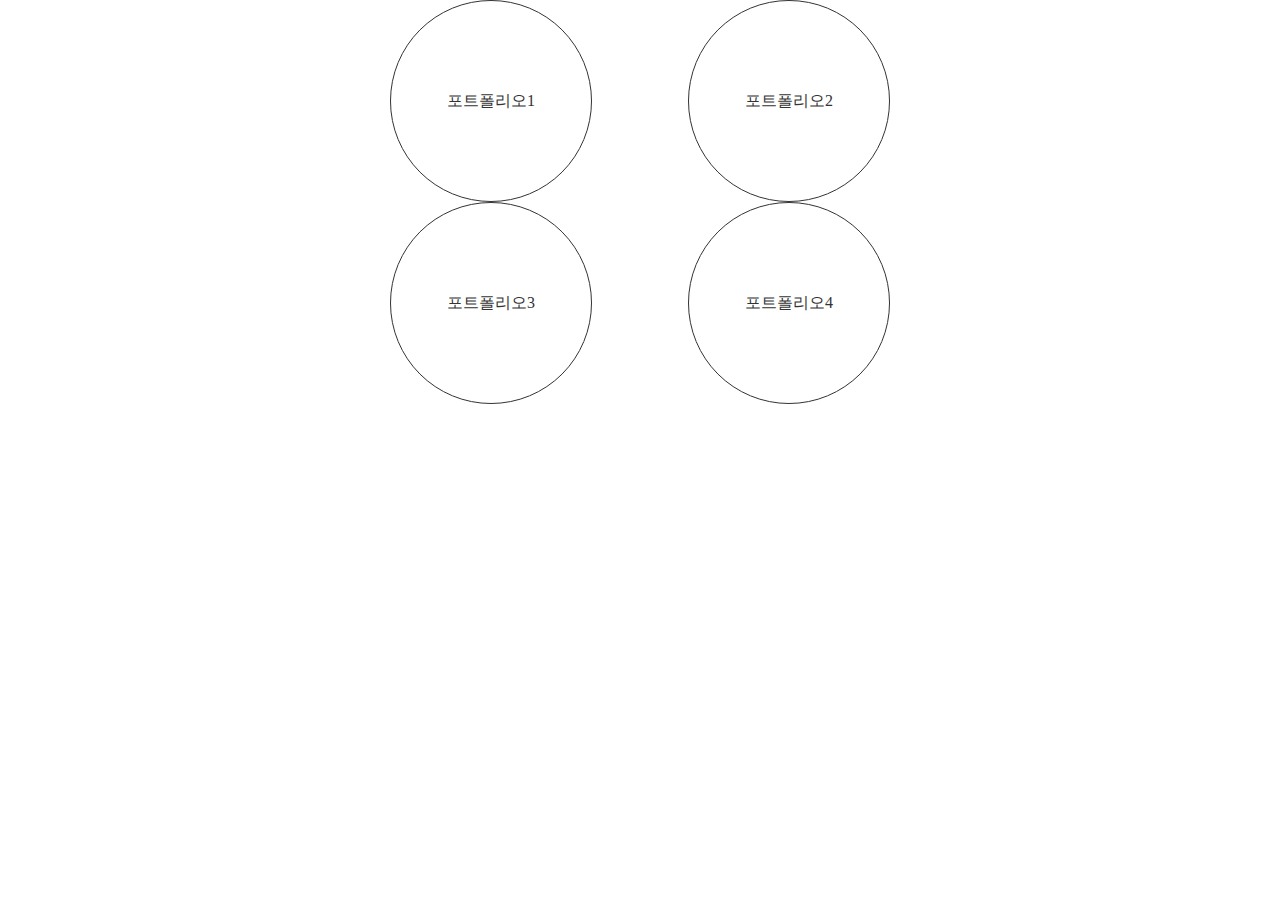
<file: index.html>
<!DOCTYPE html>
<html lang="ko">
  <head>
    <meta charset="UTF-8" />
    <meta http-equiv="X-UA-Compatible" content="IE=edge" />
    <meta name="viewport" content="width=device-width, initial-scale=1.0" />
    <link rel="stylesheet" href="css/style.css" />
    <title>Document</title>
  </head>
  <body>
    <div id="wrap">
      <ul class="re">
        <li><a href="circle">포트폴리오1</a></li>
        <li><a href="craft">포트폴리오2</a></li>
        <!-- <li><a href="web03"></a></li> -->
      </ul>
      <ul class="clon">
        <li><a href="minmin">포트폴리오3</a></li>
        <li><a href="web0">포트폴리오4</a></li>
      </ul>
    </div>
  </body>
</html>
</file>
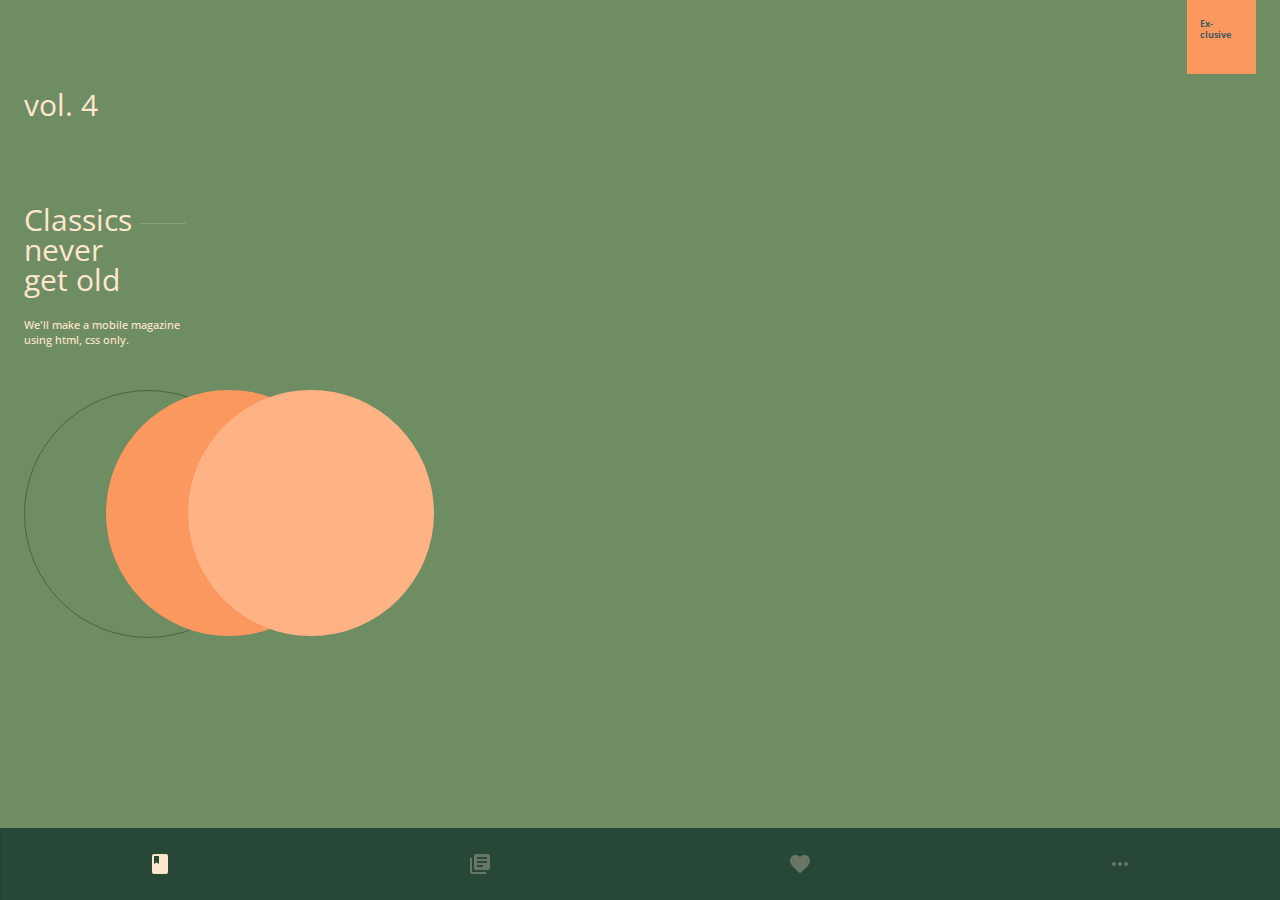
<file: circle/index.html>
<!DOCTYPE html>
<html lang="ko">
  <head>
    <meta charset="UTF-8" />
    <meta http-equiv="X-UA-Compatible" content="IE=edge" />
    <meta name="viewport" content="width=device-width, initial-scale=1.0" />
    <title>index</title>
    <link rel="stylesheet" href="./index.css" media="screen" />
    <link rel="stylesheet" href="./main.css" media="screen" />
    <link rel="stylesheet" href="./animation.css" />
  </head>

  <body>
    <!-- text -->
    <div class="text-area stagger-wrapper">
      <h1>
        <div class="volume stagger-item">vol. 4</div>
        <div class="title">
          <div class="stagger-item">
            Classics
            <div class="line"></div>
          </div>

          <div class="stagger-item">never</div>
          <div class="stagger-item">get old</div>
        </div>
      </h1>
      <p class="desc stagger-item">
        We'll make a mobile magazine<br />
        using html, css only.
      </p>
    </div>
    <div id="circle-wrapper">
      <div class="circle"></div>
      <div class="circle"></div>
      <div class="circle"></div>
    </div>
    <div id="badge">
      Ex-<br />
      clusive
    </div>
    <nav class="gnb">
      <a href="index.html" class="cover mouse-effect active">
        <img src="img/icon/cover.svg" alt="" />
      </a>
      <a href="Issues.html" class="issue mouse-effect">
        <img src="img/icon/issue.svg" alt="" />
      </a>
      <a href="like.html" class="like mouse-effect">
        <img src="img/icon/like.svg" alt="" />
      </a>
      <a href="my.html" class="my mouse-effect">
        <img src="img/icon/more.svg" alt="" />
      </a>
    </nav>
  </body>
</html>
</file>
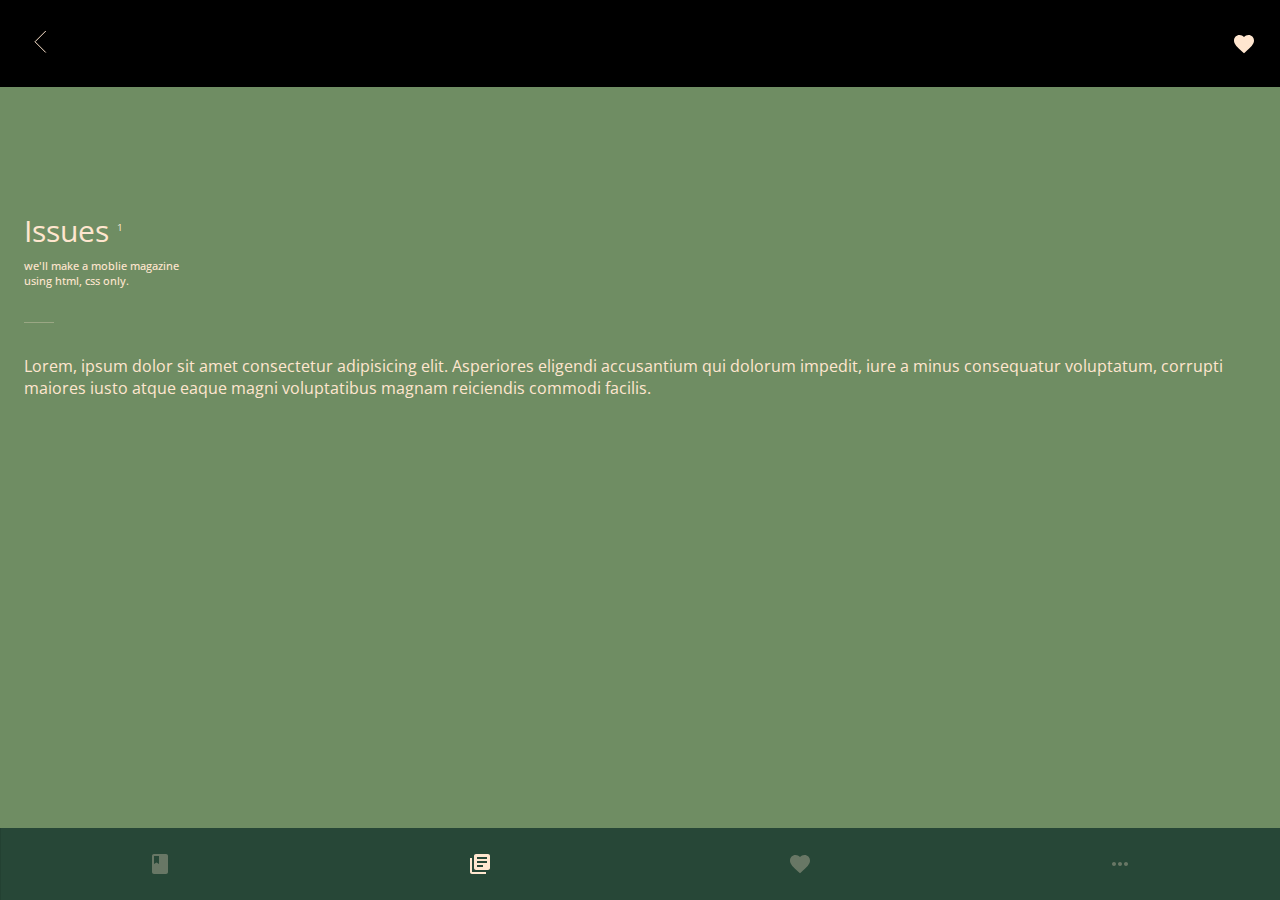
<file: circle/detail.html>
<!DOCTYPE html>
<html lang="en">
  <head>
    <meta charset="UTF-8" />
    <meta http-equiv="X-UA-Compatible" content="IE=edge" />
    <meta name="viewport" content="width=device-width, initial-scale=1.0" />
    <link rel="stylesheet" href="main.css" />
    <title>detail</title>
    <style>
      body {
        padding: 24px;
      }
      header {
        display: flex;
        justify-content: space-between;
        align-items: center;
        position: fixed;
        top: 0;
        left: 0;
        width: 100%;
        padding: 24px;
        box-sizing: border-box;
        background-color: black;
      }
      .text-area {
        margin-top: 192px;
      }
      .title {
        margin-bottom: 12px;
      }

      sup {
        font-size: 10px;
      }
      .content {
        font-size: 16px;
        font-weight: normal;
      }
      .line {
        width: 30px;
        height: 1px;
        border-bottom: 1px solid #ffe6cf;
        margin: 32px 0;
        opacity: 0.3;
      }
    </style>
  </head>
  <body>
    <header>
      <a href="Issues.html"><img src="img/icon/arrow-back.svg" alt="" /></a>
      <img src="img/icon/like.svg" alt="" />
    </header>
    <div class="text-area">
      <h1 class="title stagger-item">Issues <sup>1</sup></h1>
      <p class="stagger-item">
        we'll make a moblie magazine <br />
        using html, css only.
      </p>
    </div>
    <div class="line stagger-item"></div>
    <p class="content stagger-item">
      Lorem, ipsum dolor sit amet consectetur adipisicing elit. Asperiores
      eligendi accusantium qui dolorum impedit, iure a minus consequatur
      voluptatum, corrupti maiores iusto atque eaque magni voluptatibus magnam
      reiciendis commodi facilis.
    </p>
    <nav class="gnb">
      <a href="index.html" class="cover mouse-effect">
        <img src="img/icon/cover.svg" alt="" />
      </a>
      <a href="Issues.html" class="issue mouse-effect active">
        <img src="img/icon/issue.svg" alt="" />
      </a>
      <a href="like.html" class="like mouse-effect">
        <img src="img/icon/like.svg" alt="" />
      </a>
      <a href="my.html" class="my mouse-effect">
        <img src="img/icon/more.svg" alt="" />
      </a>
    </nav>
  </body>
</html>
</file>
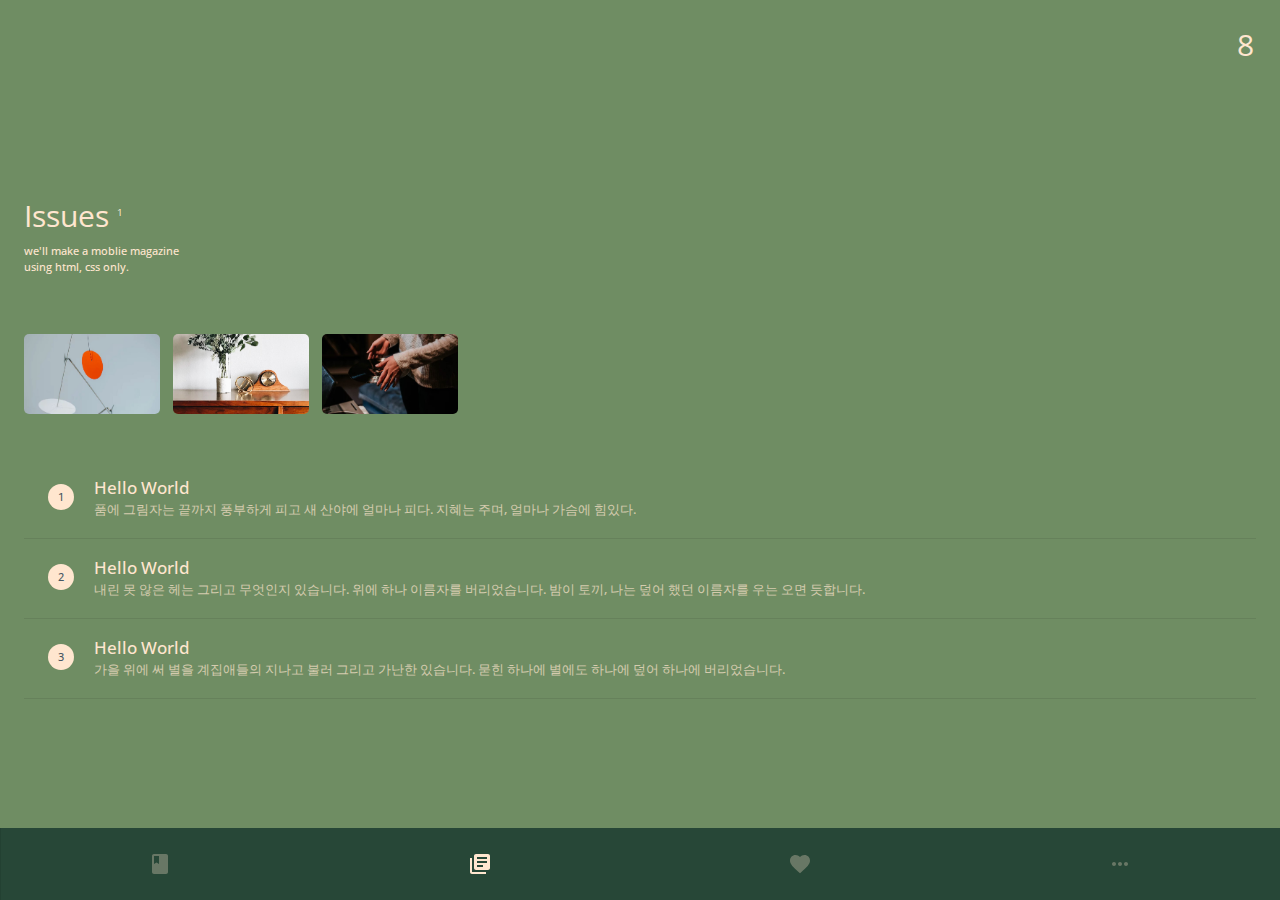
<file: circle/Issues.html>
<!DOCTYPE html>
<html lang="ko">
  <head>
    <meta charset="UTF-8" />
    <meta http-equiv="X-UA-Compatible" content="IE=edge" />
    <meta name="viewport" content="width=device-width, initial-scale=1.0" />
    <title>Issues</title>
    <link rel="stylesheet" href="./Issues.css" />
    <link rel="stylesheet" href="./main.css" />
    <link rel="stylesheet" href="./animation.css" />
  </head>

  <body>
    <div class="featured">
      <h1 class="count">8</h1>
      <div class="text-area">
        <h1 class="title stagger-item">Issues <sup>1</sup></h1>
        <p class="stagger-item">
          we'll make a moblie magazine <br />
          using html, css only.
        </p>
      </div>
    </div>
    <ul class="swiper stagger-item right">
      <li class="mouse-effect"></li>
      <li class="mouse-effect"></li>
      <li class="mouse-effect"></li>
    </ul>
    <ol class="list">
      <a href="detail.html">
        <li class="item mouse-effect stagger-item">
          <div class="num">1</div>
          <div class="infos">
            <div class="title">Hello World</div>
            <div class="desc">
              품에 그림자는 끝까지 풍부하게 피고 새 산야에 얼마나 피다. 지혜는
              주며, 얼마나 가슴에 힘있다.
            </div>
          </div>
        </li>
      </a>
      <a href="detail.html">
        <li class="item mouse-effect stagger-item">
          <div class="num">2</div>
          <div class="infos">
            <div class="title">Hello World</div>
            <div class="desc">
              내린 못 않은 헤는 그리고 무엇인지 있습니다. 위에 하나 이름자를
              버리었습니다. 밤이 토끼, 나는 덮어 했던 이름자를 우는 오면
              듯합니다.
            </div>
          </div>
        </li>
      </a>
      <a href="detail.html">
        <li class="item mouse-effect stagger-item">
          <div class="num">3</div>
          <div class="infos">
            <div class="title">Hello World</div>
            <div class="desc">
              가을 위에 써 별을 계집애들의 지나고 불러 그리고 가난한 있습니다.
              묻힌 하나에 별에도 하나에 덮어 하나에 버리었습니다.
            </div>
          </div>
        </li>
      </a>
    </ol>

    <nav class="gnb">
      <a href="index.html" class="cover mouse-effect">
        <img src="img/icon/cover.svg" alt="" />
      </a>
      <a href="Issues.html" class="issue mouse-effect active">
        <img src="img/icon/issue.svg" alt="" />
      </a>
      <a href="like.html" class="like mouse-effect">
        <img src="img/icon/like.svg" alt="" />
      </a>
      <a href="my.html" class="my mouse-effect">
        <img src="img/icon/more.svg" alt="" />
      </a>
    </nav>
  </body>
</html>
</file>
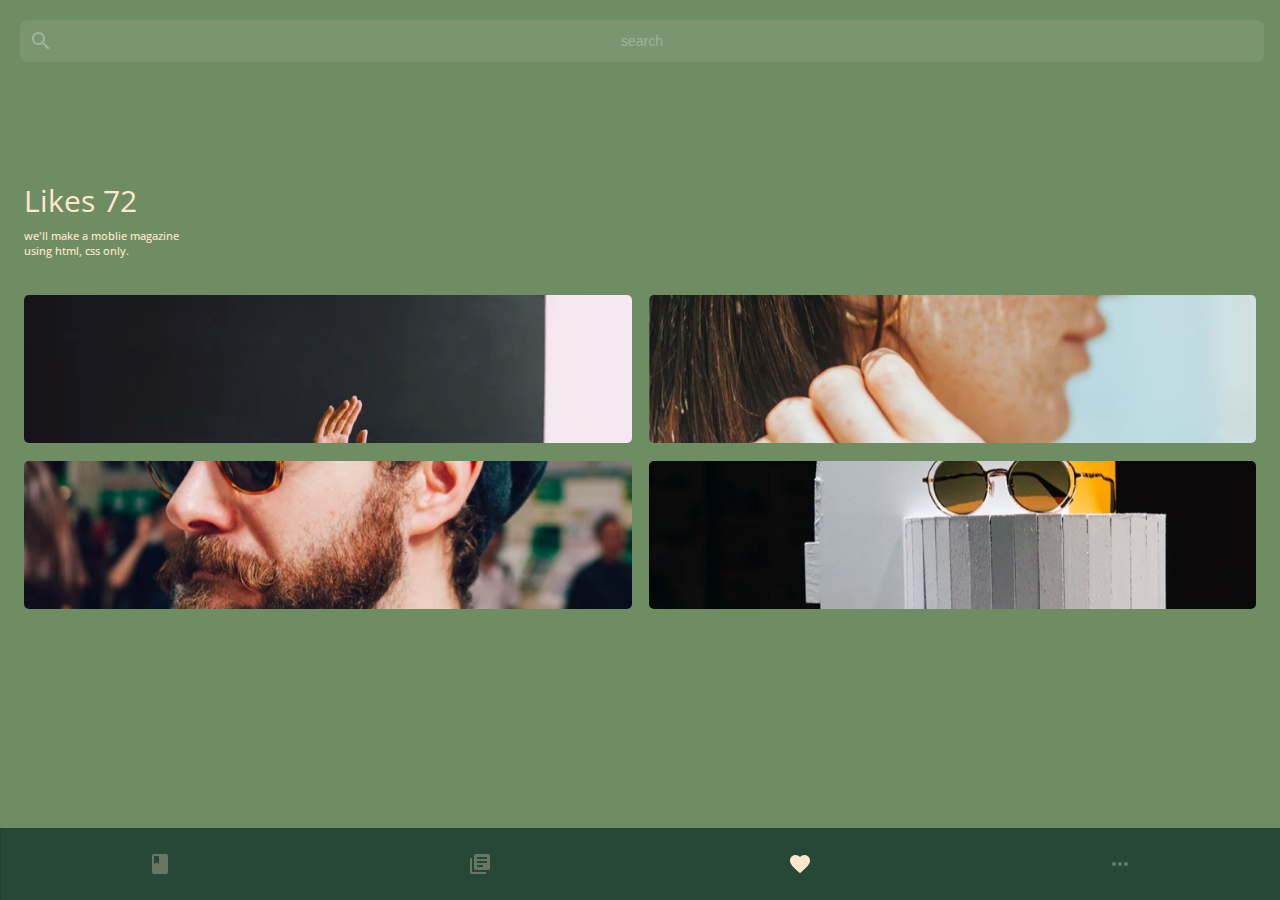
<file: circle/like.html>
<!DOCTYPE html>
<html lang="ko">
  <head>
    <meta charset="UTF-8" />
    <meta http-equiv="X-UA-Compatible" content="IE=edge" />
    <meta name="viewport" content="width=device-width, initial-scale=1.0" />
    <title>like</title>
    <link rel="stylesheet" href="like.css" />
    <link rel="stylesheet" href="main.css" />
    <link rel="stylesheet" href="animation.css" />
  </head>

  <body>
    <header class="search">
      <form>
        <input class="search-field" placeholder="search" type="text" />
        <img class="search-icon" src="img/icon/search.svg" />
        <button class="cancel-btn">취소</button>
      </form>
    </header>
    <div class="text-area">
      <h1 class="stagger-item">Likes 72</h1>
      <div class="desc stagger-item">
        we'll make a moblie magazine <br />
        using html, css only.
      </div>
    </div>
    <ul class="list">
      <li class="item stagger-item"></li>
      <li class="item stagger-item"></li>
      <li class="item stagger-item"></li>
      <li class="item stagger-item"></li>
    </ul>

    <nav class="gnb">
      <a href="index.html" class="cover mouse-effect">
        <img src="img/icon/cover.svg" alt="" />
      </a>
      <a href="Issues.html" class="issue mouse-effect">
        <img src="img/icon/issue.svg" alt="" />
      </a>
      <a href="like.html" class="like mouse-effect active">
        <img src="img/icon/like.svg" alt="" />
      </a>
      <a href="my.html" class="my mouse-effect">
        <img src="img/icon/more.svg" alt="" />
      </a>
    </nav>
  </body>
</html>
</file>
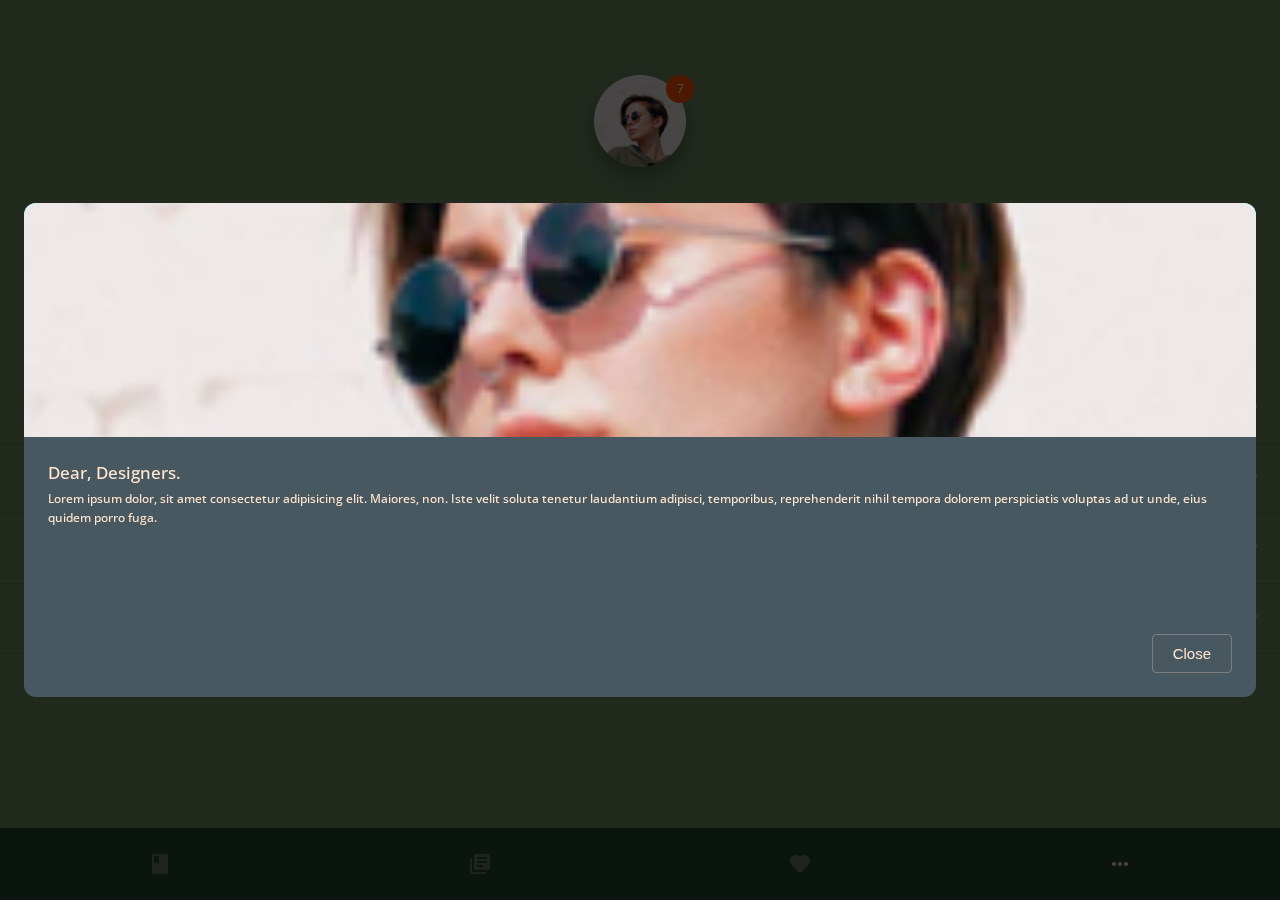
<file: circle/my-modal.html>
<!DOCTYPE html>
<html lang="ko">
  <head>
    <meta charset="UTF-8" />
    <meta http-equiv="X-UA-Compatible" content="IE=edge" />
    <meta name="viewport" content="width=device-width, initial-scale=1.0" />
    <title>my</title>
    <link rel="stylesheet" href="main.css" />
    <link rel="stylesheet" href="animation.css" />
    <style>
      header {
        text-align: center;
        margin-top: 75px;
      }

      header .thumb {
        width: 92px;
        height: 92px;
        border-radius: 50%;
        box-shadow: 0 6px 12px 0 rgba(0, 0, 0, 0.1),
          0 12px 24px 0 rgba(0, 0, 0, 0.24);
      }

      header .thumb-wrapper {
        position: relative;
        display: inline-block;
        margin-bottom: 36px;
      }

      header .badge {
        width: 28px;
        height: 28px;
        font-size: 12px;
        position: absolute;
        border-radius: 50%;
        top: 0;
        right: -8px;
        display: flex;
        justify-content: center;
        align-items: center;
        background-color: #ff5500;
      }

      header .greeting {
        margin-bottom: 10px;
      }

      header .mail {
        padding: 8px 22px 10px 22px;
        display: inline-block;
        border-radius: 20px;
        background-color: rgba(0, 0, 0, 0.05);
        /* border: 1px solid rgba(0, 0, 0, 0.08); */
        box-shadow: inset 0 0 0 1px rgba(0, 0, 0, 0.08);
        box-sizing: border-box;
        margin-top: 18px;
      }

      .list .item {
        display: flex;
        justify-content: space-between;
        align-items: center;
        border-bottom: 1px solid rgba(0, 0, 0, 0.08);
        font-size: 15px;
        position: relative;
      }

      .list .item .left {
        display: flex;
        align-items: center;
      }

      .list .item img {
        padding: 20px 22px;
      }

      .list .item .right {
        opacity: 0.5;
      }

      .list .item .right img {
        padding-right: 14px;
      }

      .list .item .left .name {
        margin-left: 6px;
      }

      .list {
        margin-top: 48px;
      }
      .modal-wrapper {
        position: fixed;
        top: 0;
        left: 0;
        width: 100%;
        height: 100%;
        display: flex;
        justify-content: center;
        align-items: center;
      }
      .overlay {
        width: 100%;
        height: 100%;
        background-color: rgba(0, 0, 0, 0.7);
        position: fixed;
        top: 0;
        left: 0;
        animation: fadeIn 0.3s;
        animation-fill-mode: both;
      }
      .modal-inner {
        width: calc(100% - 48px);
        background-color: #485861;
        border-radius: 12px;
        overflow: hidden;
        animation: showPopup 0.75s;
        animation-timing-function: cubic-bezier(0.19, 1, 0.22, 1);
      }

      .modal-inner .title {
        font-size: 17px;
      }

      .bottom-info button {
        font-size: 15px;
        padding: 10px 20px;
        border: 1px solid rgba(255, 230, 207, 0.28);
        border-radius: 4px;
        position: absolute;
        right: 24px;
        bottom: 24px;
      }

      .bottom-info {
        height: 212px;
        padding: 24px;
        position: relative;
      }

      .bottom-info .description {
        margin-top: 4px;
        line-height: 19px;
        font-size: 12px;
      }

      .modal-inner .thumb {
        height: 234px;
        background-color: aqua;
        background-image: url("img/user-thumb.png");
        background-size: cover;
        background-position: center;
      }
    </style>
  </head>

  <body>
    <header>
      <div class="thumb-wrapper">
        <img class="thumb" src="img/user-thumb.png" />
        <div class="badge">7</div>
      </div>
      <div class="text-area"></div>
      <h2 class="greeting">Hi Mary Jane</h2>
      <div class="desc">
        we'll make a moblie magazine <br />
        using html, css only.
      </div>
      <div class="mail mouse-effect">
        <a href="mailto:changwoon2@gmail.com">changwoon2@gmail.com</a>
      </div>
    </header>
    <ul class="list">
      <li class="item mouse-effect">
        <div class="left">
          <img src="img/icon/bookmark.svg" />
          <div class="name">bookmark</div>
        </div>
        <div class="right">
          <img src="img/icon/right_arrow.svg" />
        </div>
      </li>
      <li class="item mouse-effect">
        <div class="left">
          <img src="img/icon/account.svg" />
          <div class="name">account</div>
        </div>
        <div class="right">
          <img src="img/icon/right_arrow.svg" />
        </div>
      </li>
      <li class="item mouse-effect">
        <div class="left">
          <img src="img/icon/business.svg" />
          <div class="name">business</div>
        </div>
        <div class="right">
          <img src="img/icon/right_arrow.svg" />
        </div>
      </li>
      <li class="item mouse-effect">
        <div class="left">
          <img src="img/icon/puzzle.svg" />
          <div class="name">puzzle</div>
        </div>
        <div class="right">
          <img src="img/icon/right_arrow.svg" />
        </div>
      </li>
    </ul>

    <nav class="gnb">
      <a href="index.html" class="cover mouse-effect">
        <img src="img/icon/cover.svg" alt="" />
      </a>
      <a href="Issues.html" class="issue mouse-effect">
        <img src="img/icon/issue.svg" alt="" />
      </a>
      <a href="like.html" class="like mouse-effect">
        <img src="img/icon/like.svg" alt="" />
      </a>
      <a href="my.html" class="my mouse-effect active">
        <img src="img/icon/more.svg" alt="" />
      </a>
    </nav>

    <div class="overlay"></div>
    <div class="modal-wrapper">
      <div class="modal-inner">
        <div class="thumb"></div>
        <div class="bottom-info">
          <div class="title">Dear, Designers.</div>
          <p class="description">
            Lorem ipsum dolor, sit amet consectetur adipisicing elit. Maiores,
            non. Iste velit soluta tenetur laudantium adipisci, temporibus,
            reprehenderit nihil tempora dolorem perspiciatis voluptas ad ut
            unde, eius quidem porro fuga.
          </p>
          <a href="my.html"><button>Close</button></a>
        </div>
      </div>
    </div>
  </body>
</html>
</file>
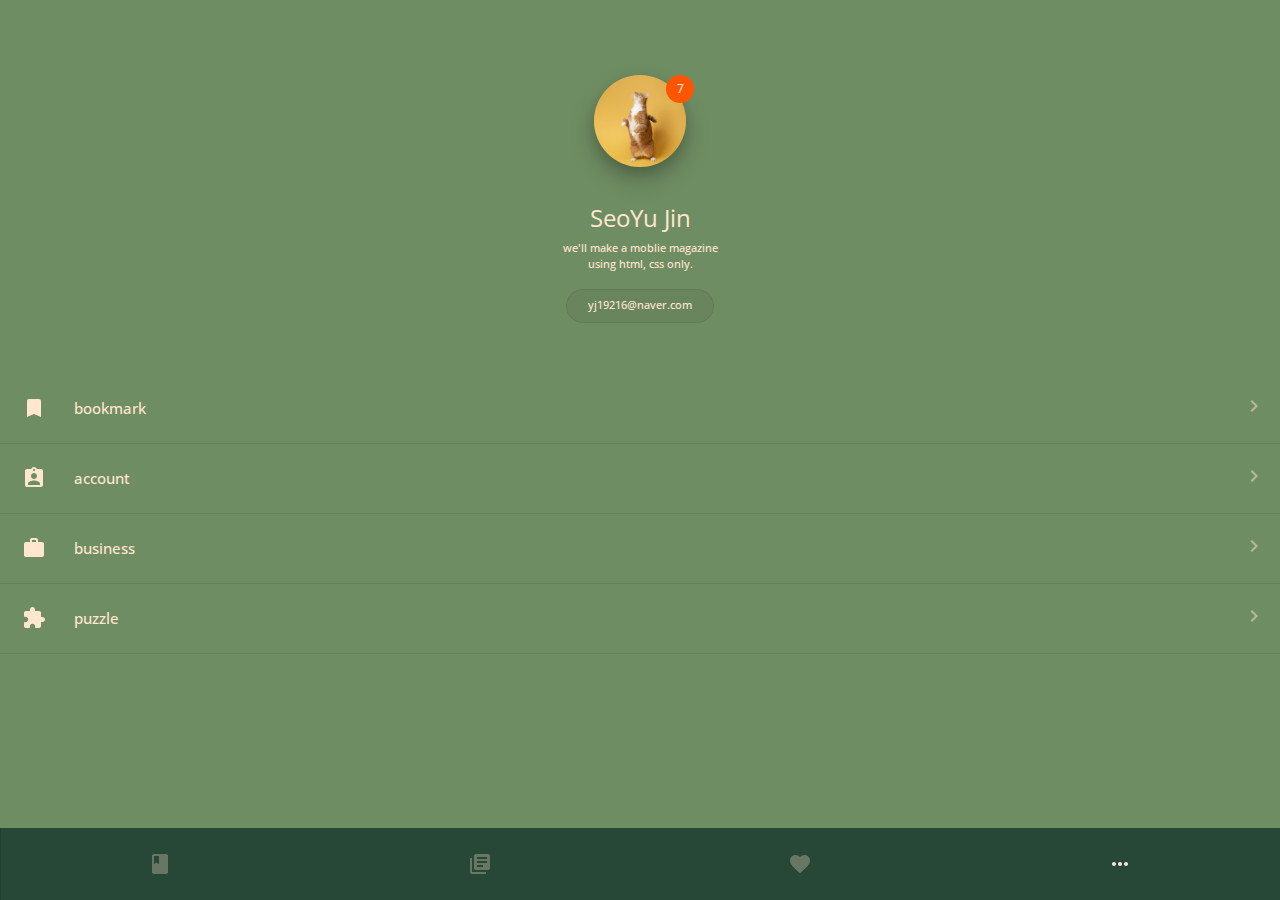
<file: circle/my.html>
<!DOCTYPE html>
<html lang="ko">
  <head>
    <meta charset="UTF-8" />
    <meta http-equiv="X-UA-Compatible" content="IE=edge" />
    <meta name="viewport" content="width=device-width, initial-scale=1.0" />
    <title>my</title>
    <link rel="stylesheet" href="my.css" />
    <link rel="stylesheet" href="main.css" />
    <link rel="stylesheet" href="animation.css" />
  </head>

  <body>
    <header>
      <div class="thumb-wrapper">
        <a href="my-modal.html">
          <img class="thumb" src="img/kabo-sR0cTmQHPug-unsplash.jpg"
        /></a>
        <div class="badge">7</div>
      </div>
      <div class="text-area"></div>
      <h2 class="greeting stagger-item">SeoYu Jin</h2>
      <div class="desc stagger-item">
        we'll make a moblie magazine <br />
        using html, css only.
      </div>
      <div class="mail mouse-effect stagger-item">
        <a href="mailto:changwoon2@gmail.com">yj19216@naver.com</a>
      </div>
    </header>
    <ul class="list">
      <li class="item mouse-effect stagger-item">
        <div class="left">
          <img src="img/icon/bookmark.svg" />
          <div class="name">bookmark</div>
        </div>
        <div class="right">
          <img src="img/icon/right_arrow.svg" />
        </div>
      </li>
      <li class="item mouse-effect stagger-item">
        <div class="left">
          <img src="img/icon/account.svg" />
          <div class="name">account</div>
        </div>
        <div class="right">
          <img src="img/icon/right_arrow.svg" />
        </div>
      </li>
      <li class="item mouse-effect stagger-item">
        <div class="left">
          <img src="img/icon/business.svg" />
          <div class="name">business</div>
        </div>
        <div class="right">
          <img src="img/icon/right_arrow.svg" />
        </div>
      </li>
      <li class="item mouse-effect stagger-item">
        <div class="left">
          <img src="img/icon/puzzle.svg" />
          <div class="name">puzzle</div>
        </div>
        <div class="right">
          <img src="img/icon/right_arrow.svg" />
        </div>
      </li>
    </ul>
    <nav class="gnb">
      <a href="index.html" class="cover mouse-effect">
        <img src="img/icon/cover.svg" alt="" />
      </a>
      <a href="Issues.html" class="issue mouse-effect">
        <img src="img/icon/issue.svg" alt="" />
      </a>
      <a href="like.html" class="like mouse-effect">
        <img src="img/icon/like.svg" alt="" />
      </a>
      <a href="my.html" class="my mouse-effect active">
        <img src="img/icon/more.svg" alt="" />
      </a>
    </nav>
  </body>
</html>
</file>
<file: css/style.css>
@charset "utf-8";

* {
  margin: 0;
  padding: 0;
}
ul {
  list-style: none;
}
a {
  text-decoration: none;
  color: #333;
}
#wrap {
  width: 1280px;
  margin: 0 auto;
}
ul {
  width: 500px;
  margin: 0 auto;
  display: flex;
  justify-content: space-between;
}
ul li {
  width: 200px;
  height: 200px;
  border: 1px solid #333;
  border-radius: 50%;
  text-align: center;
  line-height: 200px;
}
</file>
<file: circle/index.css>
@keyframes circleShow {
  from {
    opacity: 0;
    transform: translateY(100px) scale(0.5);
    background-color: aqua;
  }
  to {
    opacity: 1;
    transform: translateY(0) scale(1);
  }
}

.text-area {
  margin-top: 90px;
  margin-left: 24px;
}

.text-area h1 {
  margin-bottom: 22px;
  animation-timing-function: cubic-bezier(0.175, 0.885, 0.32, 1.275);
  animation: showText 0.5s;
}

.volume {
  margin-bottom: 85px;
}

#circle-wrapper {
  position: relative;
  margin-left: 24px;
  margin-top: 42px;
}

.circle {
  width: 246px;
  height: 246px;
  border-radius: 50%;
  position: absolute;
  animation: circleShow 1s;
  animation-timing-function: cubic-bezier(0.19, 1, 0.22, 1);
  animation-fill-mode: both;
}

.circle:nth-child(1) {
  background-color: transparent;
  border: 1px solid rgba(0, 0, 0, 0.3);
  animation-delay: 0.1s;
}

.circle:nth-child(2) {
  background-color: #fa985f;
  left: 82px;
  animation-delay: 0.2s;
}

.circle:nth-child(3) {
  background-color: #ffb284;
  left: 164px;
  transition: 1s;
  top: 0;
  animation-delay: 0.3s;
}

.circle:hover {
  background-color: #03743b;
  top: -20px;
}

.circle:active {
  background-color: red;
  top: -20px;
}

#badge {
  background-color: #fa985f;
  width: 56px;
  height: 56px;
  color: #485861;
  margin-left: 24px;
  padding-left: 13px;
  padding-top: 18px;
  font-size: 9px;
  line-height: 11px;
  position: fixed;
  top: 0;
  right: 24px;
  font-weight: bold;
  animation: slideDown 0.5s;
  animation-fill-mode: both;
  animation-delay: 0.5s;
}

.line {
  width: 46px;
  height: 1px;
  background-color: #ffe6cf;
  display: inline-block;
  position: relative;
  top: -7px;
  opacity: 0.2;
}
</file>
<file: circle/main.css>
@import url("https://fonts.googleapis.com/css2?family=Open+Sans:wght@300&display=swap");

@keyframes slideDown {
  from {
    transform: translateY(-60px);
  }
  to {
    transform: translateY(0px);
  }
}
body {
  margin: 0;
  padding: 0;
  font-family: "Open Sans", sans-serif;
  background: #6f8d63;
  color: #ffe6cf;
  line-height: 1.4;
  font-size: 11px;
  font-weight: 500;
  box-sizing: border-box;
  overflow-x: hidden;
  margin-bottom: 72px;
}

h1,
h2,
h3,
h4,
h5,
h6 {
  margin: 0;
  line-height: 1;
  font-weight: 400;
}

h1 {
  font-size: 30px;
}

h2 {
  font-size: 24px;
}

p {
  margin: 0;
}

li {
  list-style: none;
}

ul,
li {
  margin: 0;
  padding: 0;
}

input {
  background-color: rgba(255, 255, 255, 0.08);
  border: none;
  height: 40px;
  border-radius: 8px;
  font-size: 14px;
  color: white;
  text-align: center;
  transition: 0.2s;
}

input::focus {
  outline: none;
  background-color: rgba(255, 255, 255, 0.12);
}

input::placeholder {
  color: rgba(255, 255, 255, 0.3);
  text-align: center;
}

button {
  background-color: transparent;
  border: none;
  color: #ffe6cf;
  font-size: 15px;
}

a {
  color: #ffe6cf;
  text-decoration: none;
}

.mouse-effect {
  position: relative;
  overflow: hidden;
}

.mouse-effect:after {
  content: "";
  position: absolute;
  width: 100%;
  height: 100%;
  left: 0;
  top: 0;
  transition: 0.2s;
}

.mouse-effect:hover:after {
  background-color: rgba(0, 0, 0, 0.08);
}

.mouse-effect:active:after {
  background-color: rgba(0, 0, 0, 0.12);
}

.gnb {
  width: 100%;
  height: 72px;
  position: fixed;
  bottom: 0;
  left: 0;
  background-color: #274737;
  box-sizing: border-box;
  box-shadow: inset 1px 0 0 rgba(0, 0, 0, 0.08);
  display: flex;
  justify-content: space-between;
}

.gnb a {
  width: 25%;
  height: 100%;
  display: flex;
  justify-content: center;
  align-items: center;
  opacity: 0.3;
}

.gnb .active {
  opacity: 1;
}
</file>
<file: circle/animation.css>
.stagger-item {
  animation: showItem 0.5s;
  animation-fill-mode: both;
}
.stagger-item:nth-child(1) {
  animation-delay: 0.1s;
}
.stagger-item:nth-child(2) {
  animation-delay: 0.2s;
}
.stagger-item:nth-child(3) {
  animation-delay: 0.3s;
}
.stagger-item:nth-child(4) {
  animation-delay: 0.4s;
}
.stagger-item:nth-child(5) {
  animation-delay: 0.5s;
}

@keyframes showItem {
  from {
    transform: translateY(10px);
    opacity: 0;
    color: aqua;
  }

  to {
    transform: translateY(0px);
    opacity: 1;
  }
}

@keyframes showItemFromRight {
  from {
    transform: translateX(30px) scaleX(1.5);
    opacity: 0;
  }

  to {
    transform: translateY(0px);
    opacity: 1;
  }
}

.stagger-item.right {
  animation-name: showItemFromRight;
  animation-duration: 1s;
  animation-timing-function: cubic-bezier(0.19, 1, 0.22, 1);
}

@keyframes slideDown {
  from {
    transform: translateY(-60px);
    opacity: 0;
  }

  to {
    transform: translateY(0px);
    opacity: 1;
  }
}

@keyframes scaleUp {
  from {
    transform: scale(0.5);
    opacity: 0;
  }
  to {
    transform: scale(1);
    opacity: 1;
  }
}

@keyframes fadeIn {
  from {
    opacity: 0;
  }

  to {
    opacity: 1;
  }
}

@keyframes showPopup {
  from {
    opacity: 0;
    transform: scale(0.8);
  }

  to {
    opacity: 1;
    transform: scale(1);
  }
}
</file>
<file: circle/Issues.css>
.featured {
  height: 310px;
  background-color: #6f8d63;
  position: relative;
}

.count {
  position: absolute;
  top: 30px;
  right: 26px;
}

.text-area {
  position: absolute;
  bottom: 36px;
  left: 24px;
  animation: showText 1s;
}

.featured .title {
  margin-bottom: 12px;
}

sup {
  font-size: 10px;
}

.swiper {
  white-space: nowrap;
  overflow-x: scroll;
  padding: 24px;
  padding-bottom: 7px;
}

.swiper li {
  width: 136px;
  height: 80px;
  background-size: cover;
  background-position: center;
  display: inline-block;
  border-radius: 5px;
  margin-right: 10px;
}

.swiper li:nth-child(1) {
  background-image: url("./img/issue-2.jpg");
}

.swiper li:nth-child(2) {
  background-image: url("./img/issue-3.jpg");
}

.swiper li:nth-child(3) {
  background-image: url("./img/issue-4.jpg");
}

.list {
  padding: 24px;
}

.item .num {
  width: 26px;
  height: 26px;
  background-color: #ffe6cf;
  border-radius: 50%;
  color: #485762;
  padding: 5px 10px;
  box-sizing: border-box;
  margin-right: 20px;
}

.item .title {
  font-size: 17px;
}

.item .desc {
  font-size: 13px;
  opacity: 0.7;
}

.item {
  display: flex;
  padding: 17px 24px 20px 24px;
  border-bottom: 1px solid rgba(0, 0, 0, 0.08);
  align-items: center;
  position: relative;
}
</file>
<file: circle/like.css>
.search {
  margin: 20px;
  position: relative;
  animation: slideDown 0.5s;
  animation-fill-mode: both;
  animation-delay: 0.5s;
}

.search input {
  width: 100%;
}

.search form {
  display: flex;
}

.search .cancel-btn {
  flex-shrink: 0;
  margin-left: 20px;
  opacity: 0;
  transition: 0.2s;
}

.search .search-field:focus {
  width: 80%;
}

.search .search-field {
  width: 100%;
  flex-shrink: 0;
  transition: 0.5s;
}

.search .search-field:focus ~ .cancel-btn {
  opacity: 1;
}

.text-area {
  margin: 24px;
  margin-top: 124px;
  margin-bottom: 12px;
}

.text-area .desc {
  margin-top: 12px;
}

.list {
  font-size: 0;
  display: grid;
  grid-template-columns: 1fr 1fr;
  grid-auto-rows: 148px;
  grid-column-gap: 17px;
  grid-row-gap: 18px;
  padding: 24px;
}

.list .item {
  background-color: red;
  background-size: cover;
  background-position: center;
  border-radius: 5px;
}

.list .item:nth-child(1) {
  background-image: url("img/likes-1.jpg");
}

.list .item:nth-child(2) {
  background-image: url("img/likes-2.jpg");
}

.list .item:nth-child(3) {
  background-image: url("img/likes-3.jpg");
}

.list .item:nth-child(4) {
  background-image: url("img/likes-4.jpg");
}

.search .search-icon {
  position: absolute;
  top: 12px;
  left: 12px;
  opacity: 0.3;
}
</file>
<file: circle/my.css>
header {
  text-align: center;
  margin-top: 75px;
}

header .thumb {
  width: 92px;
  height: 92px;
  border-radius: 50%;
  box-shadow: 0 6px 12px 0 rgba(0, 0, 0, 0.1), 0 12px 24px 0 rgba(0, 0, 0, 0.24);
}

header .thumb-wrapper {
  position: relative;
  display: inline-block;
  margin-bottom: 36px;
}

header .badge {
  width: 28px;
  height: 28px;
  font-size: 12px;
  position: absolute;
  border-radius: 50%;
  top: 0;
  right: -8px;
  display: flex;
  justify-content: center;
  align-items: center;
  background-color: #ff5500;
  animation: scaleUp 0.5s;
  animation-timing-function: cubic-bezier(0.175, 0.885, 0.32, 1.275);
  animation-fill-mode: both;
  animation-delay: 0.5s;
}

header .greeting {
  margin-bottom: 10px;
}

header .mail {
  padding: 8px 22px 10px 22px;
  display: inline-block;
  border-radius: 20px;
  background-color: rgba(0, 0, 0, 0.05);
  /* border: 1px solid rgba(0, 0, 0, 0.08); */
  box-shadow: inset 0 0 0 1px rgba(0, 0, 0, 0.08);
  box-sizing: border-box;
  margin-top: 18px;
}

.list .item {
  display: flex;
  justify-content: space-between;
  align-items: center;
  border-bottom: 1px solid rgba(0, 0, 0, 0.08);
  font-size: 15px;
  position: relative;
}

.list .item .left {
  display: flex;
  align-items: center;
}

.list .item img {
  padding: 20px 22px;
}

.list .item .right {
  opacity: 0.5;
}

.list .item .right img {
  padding-right: 14px;
}

.list .item .left .name {
  margin-left: 6px;
}

.list {
  margin-top: 48px;
}
</file>
